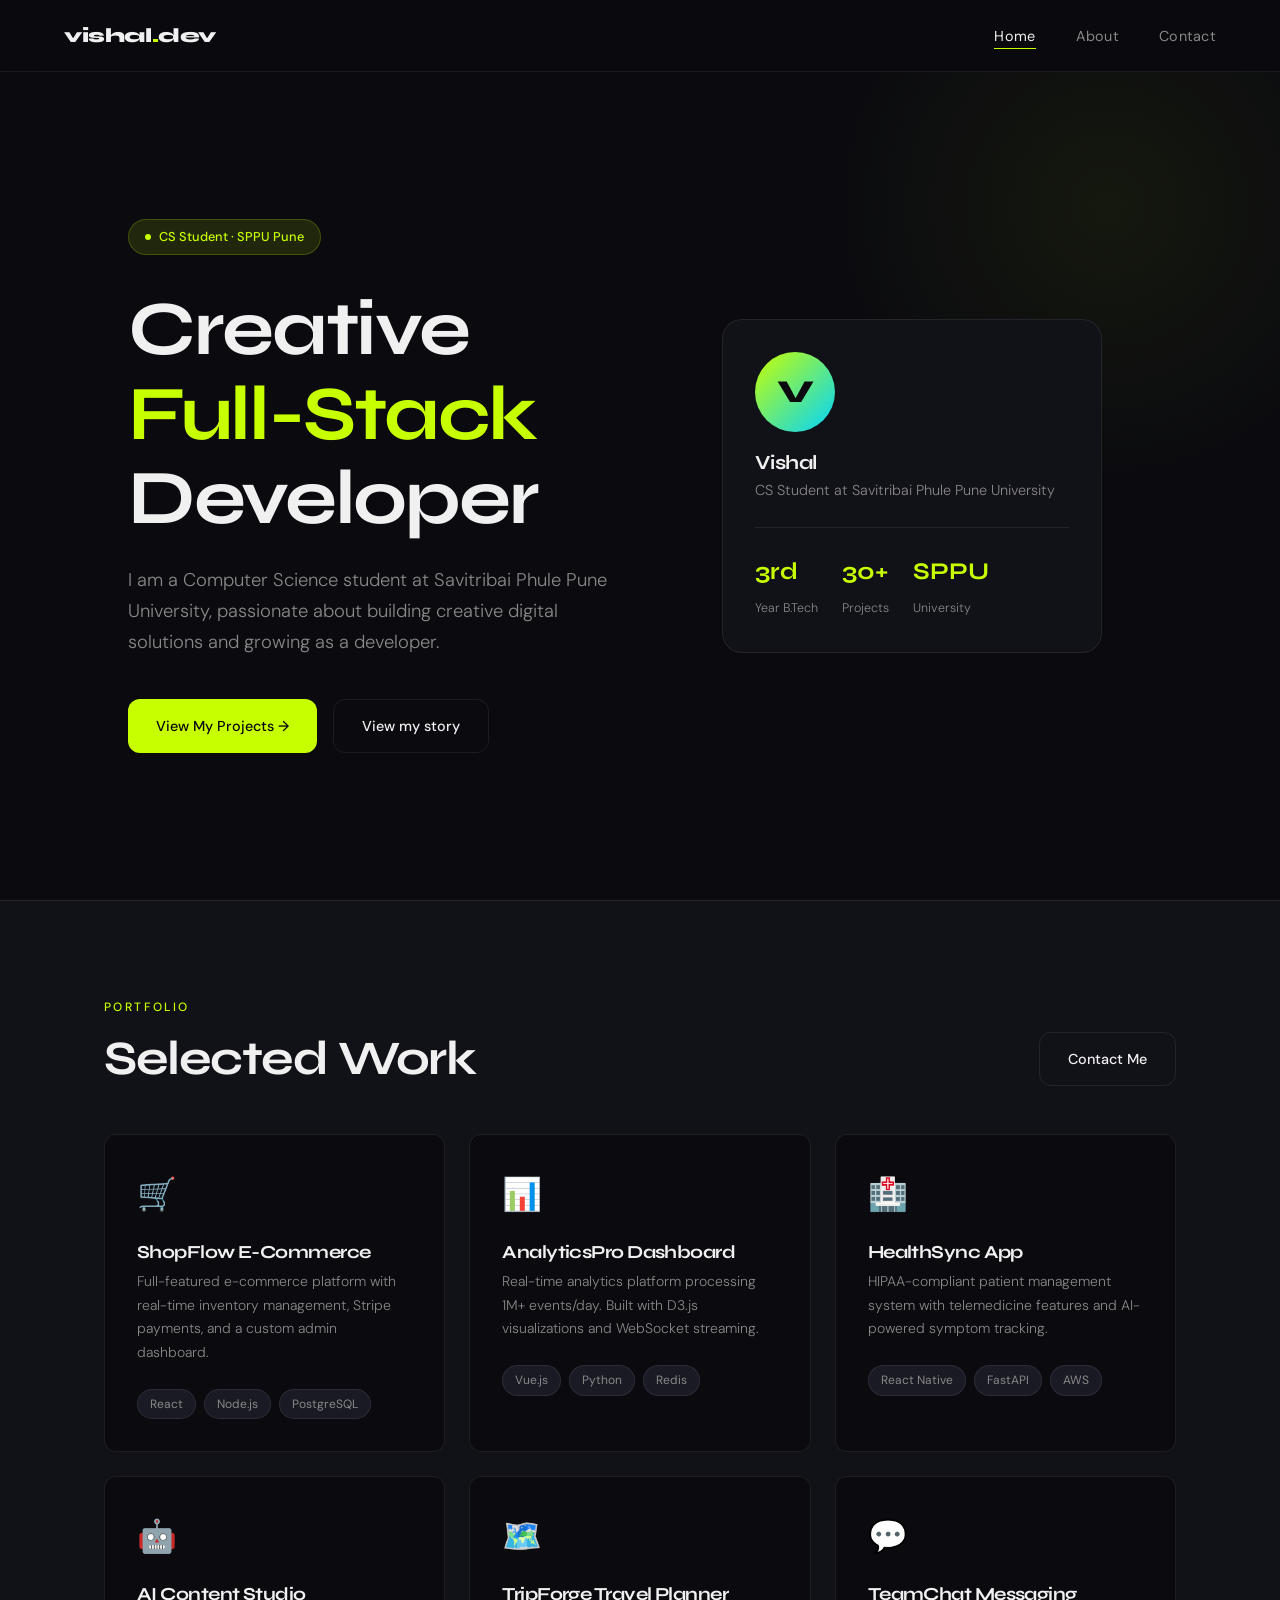
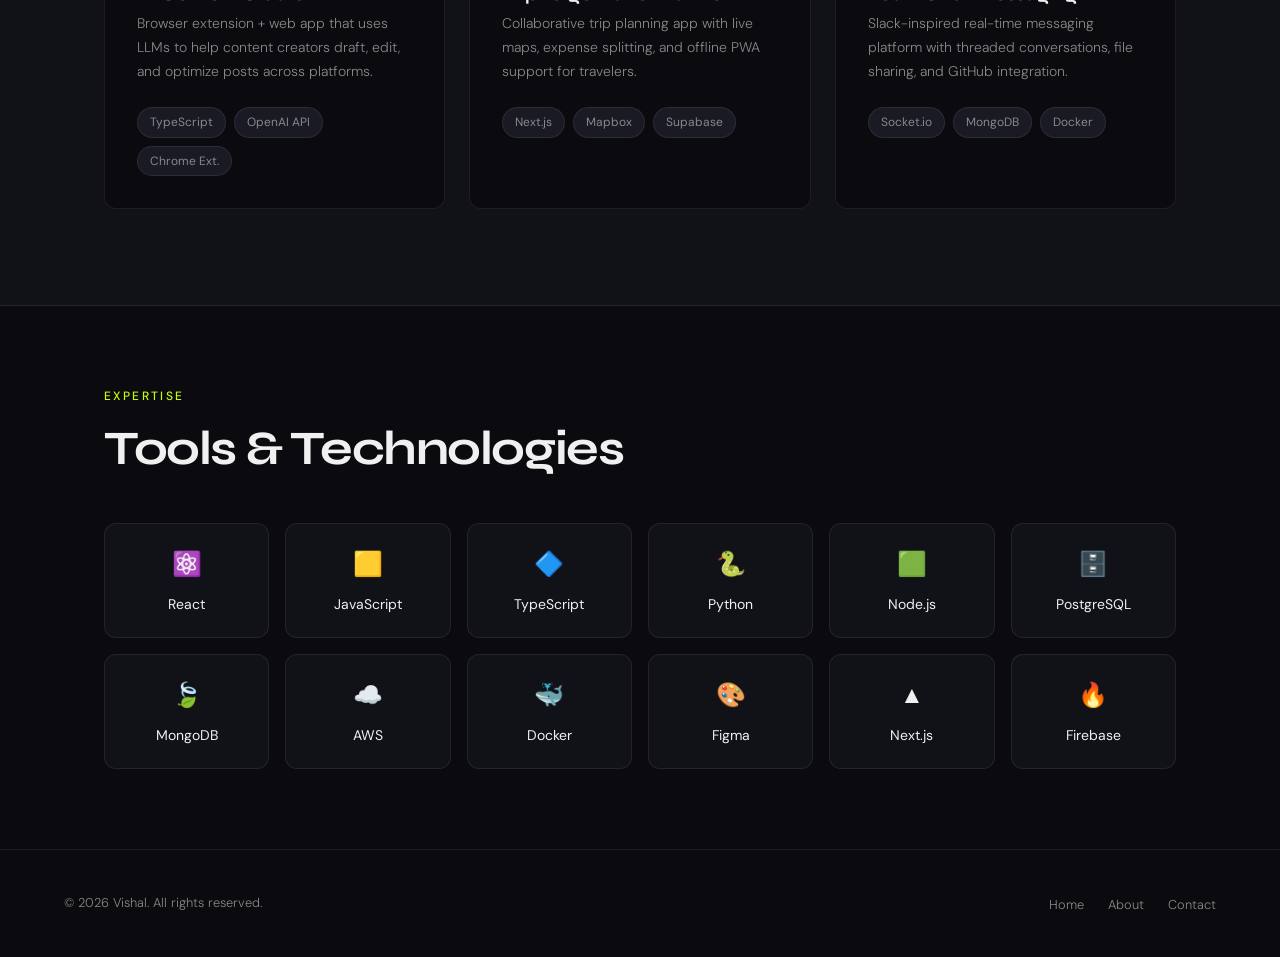
<file: index.html>
<!DOCTYPE html>
<html lang="en">
<head>
  <meta charset="UTF-8" />
  <meta name="viewport" content="width=device-width, initial-scale=1.0" />
  <title>Vishal — Portfolio</title>
  <link rel="stylesheet" href="styles/main.css" />
</head>
<body>

  <!-- NAVIGATION -->
  <nav>
    <a href="index.html" class="nav-logo">vishal<span>.</span>dev</a>
    <ul class="nav-links">
      <li><a href="index.html" class="active">Home</a></li>
      <li><a href="about.html">About</a></li>
      <li><a href="contact.html">Contact</a></li>
    </ul>
    <button class="hamburger" id="hamburger" aria-label="Toggle menu">
      <span></span>
      <span></span>
      <span></span>
    </button>
  </nav>

  <!-- MOBILE NAV -->
  <ul class="mobile-nav" id="mobileNav">
    <li><a href="index.html" onclick="closeMenu()">Home</a></li>
    <li><a href="about.html" onclick="closeMenu()">About</a></li>
    <li><a href="contact.html" onclick="closeMenu()">Contact</a></li>
  </ul>

  <main>

    <!-- HERO -->
    <section class="hero">
      <div class="container">
        <div class="hero-grid">

          <div class="hero-content">
            <div class="hero-badge">CS Student · SPPU Pune</div>
            <h1>
              Creative<br/>
              <em>Full-Stack</em><br/>
              Developer
            </h1>
            <p class="hero-subtitle">
              I am a Computer Science student at Savitribai Phule Pune University, passionate about building creative digital solutions and growing as a developer.
            </p>
            <div class="hero-actions">
              <a href="contact.html" class="btn btn-primary">View My Projects →</a>
              <a href="about.html" class="btn btn-ghost">View my story</a>
            </div>
          </div>

          <div class="hero-visual">
            <div class="hero-card">
              <div class="hero-avatar">V</div>
              <h3>Vishal</h3>
              <p>CS Student at Savitribai Phule Pune University</p>
              <div class="hero-stats">
                <div class="stat-item">
                  <strong>3rd</strong>
                  <span>Year B.Tech</span>
                </div>
                <div class="stat-item">
                  <strong>30+</strong>
                  <span>Projects</span>
                </div>
                <div class="stat-item">
                  <strong>SPPU</strong>
                  <span>University</span>
                </div>
              </div>
            </div>
          </div>

        </div>
      </div>
    </section>

    <!-- PROJECTS -->
    <section class="projects-section">
      <div class="container">
        <div class="section-header">
          <div>
            <p class="section-label">Portfolio</p>
            <h2>Selected Work</h2>
          </div>
          <a href="contact.html" class="btn btn-ghost">Contact Me</a>
        </div>

        <div class="projects">
          <div class="project-card">
            <span class="project-icon">🛒</span>
            <h3>ShopFlow E-Commerce</h3>
            <p>Full-featured e-commerce platform with real-time inventory management, Stripe payments, and a custom admin dashboard.</p>
            <div class="project-tags">
              <span class="tag">React</span>
              <span class="tag">Node.js</span>
              <span class="tag">PostgreSQL</span>
            </div>
          </div>

          <div class="project-card">
            <span class="project-icon">📊</span>
            <h3>AnalyticsPro Dashboard</h3>
            <p>Real-time analytics platform processing 1M+ events/day. Built with D3.js visualizations and WebSocket streaming.</p>
            <div class="project-tags">
              <span class="tag">Vue.js</span>
              <span class="tag">Python</span>
              <span class="tag">Redis</span>
            </div>
          </div>

          <div class="project-card">
            <span class="project-icon">🏥</span>
            <h3>HealthSync App</h3>
            <p>HIPAA-compliant patient management system with telemedicine features and AI-powered symptom tracking.</p>
            <div class="project-tags">
              <span class="tag">React Native</span>
              <span class="tag">FastAPI</span>
              <span class="tag">AWS</span>
            </div>
          </div>

          <div class="project-card">
            <span class="project-icon">🤖</span>
            <h3>AI Content Studio</h3>
            <p>Browser extension + web app that uses LLMs to help content creators draft, edit, and optimize posts across platforms.</p>
            <div class="project-tags">
              <span class="tag">TypeScript</span>
              <span class="tag">OpenAI API</span>
              <span class="tag">Chrome Ext.</span>
            </div>
          </div>

          <div class="project-card">
            <span class="project-icon">🗺️</span>
            <h3>TripForge Travel Planner</h3>
            <p>Collaborative trip planning app with live maps, expense splitting, and offline PWA support for travelers.</p>
            <div class="project-tags">
              <span class="tag">Next.js</span>
              <span class="tag">Mapbox</span>
              <span class="tag">Supabase</span>
            </div>
          </div>

          <div class="project-card">
            <span class="project-icon">💬</span>
            <h3>TeamChat Messaging</h3>
            <p>Slack-inspired real-time messaging platform with threaded conversations, file sharing, and GitHub integration.</p>
            <div class="project-tags">
              <span class="tag">Socket.io</span>
              <span class="tag">MongoDB</span>
              <span class="tag">Docker</span>
            </div>
          </div>
        </div>

      </div>
    </section>

    <!-- SKILLS -->
    <section class="skills-section">
      <div class="container">
        <p class="section-label">Expertise</p>
        <h2>Tools & Technologies</h2>

        <div class="skills-grid">
          <div class="skill-chip"><span>⚛️</span>React</div>
          <div class="skill-chip"><span>🟨</span>JavaScript</div>
          <div class="skill-chip"><span>🔷</span>TypeScript</div>
          <div class="skill-chip"><span>🐍</span>Python</div>
          <div class="skill-chip"><span>🟩</span>Node.js</div>
          <div class="skill-chip"><span>🗄️</span>PostgreSQL</div>
          <div class="skill-chip"><span>🍃</span>MongoDB</div>
          <div class="skill-chip"><span>☁️</span>AWS</div>
          <div class="skill-chip"><span>🐳</span>Docker</div>
          <div class="skill-chip"><span>🎨</span>Figma</div>
          <div class="skill-chip"><span>▲</span>Next.js</div>
          <div class="skill-chip"><span>🔥</span>Firebase</div>
        </div>
      </div>
    </section>

  </main>

  <!-- FOOTER -->
  <footer>
    <p>© 2026 Vishal. All rights reserved.</p>
    <ul class="footer-links">
      <li><a href="index.html">Home</a></li>
      <li><a href="about.html">About</a></li>
      <li><a href="contact.html">Contact</a></li>
    </ul>
  </footer>

  <script>
    const hamburger = document.getElementById('hamburger');
    const mobileNav = document.getElementById('mobileNav');

    hamburger.addEventListener('click', () => {
      hamburger.classList.toggle('open');
      mobileNav.classList.toggle('open');
      document.body.style.overflow = mobileNav.classList.contains('open') ? 'hidden' : '';
    });

    function closeMenu() {
      hamburger.classList.remove('open');
      mobileNav.classList.remove('open');
      document.body.style.overflow = '';
    }
  </script>

</body>
</html>
</file>
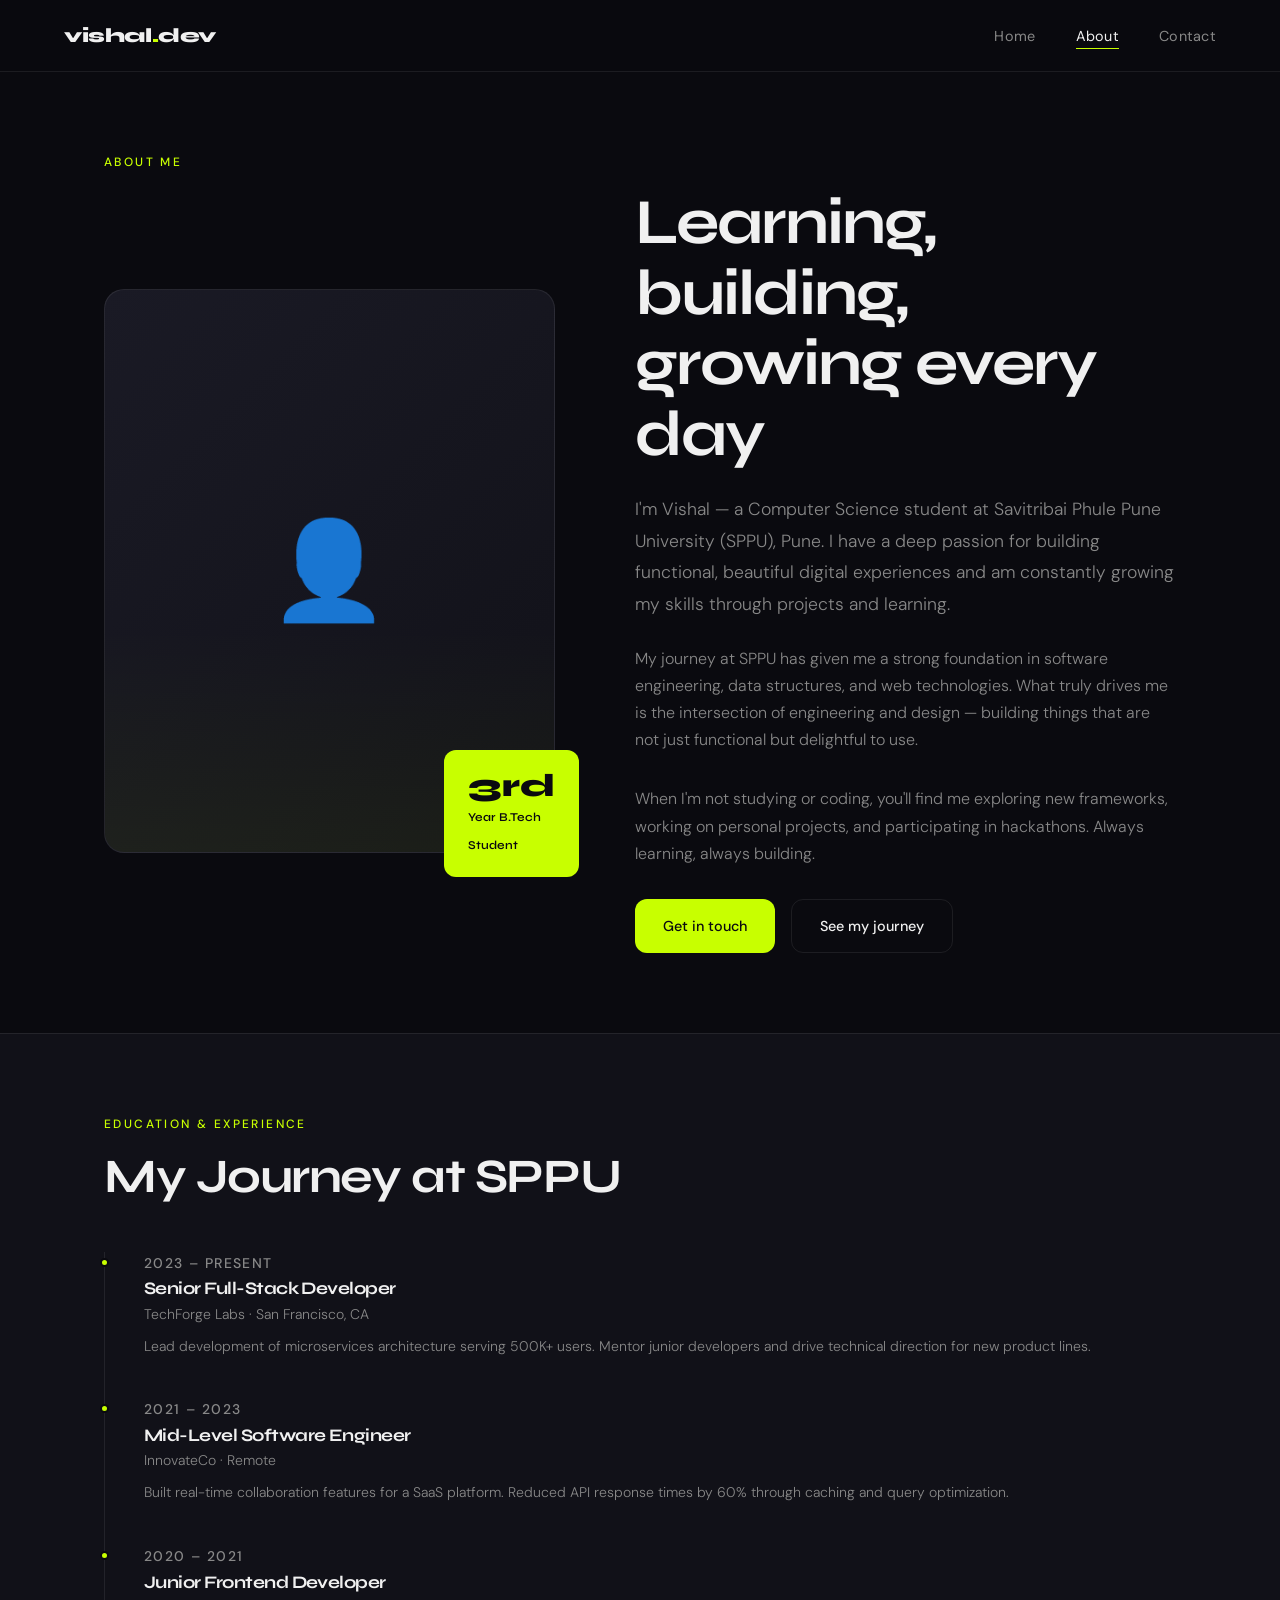
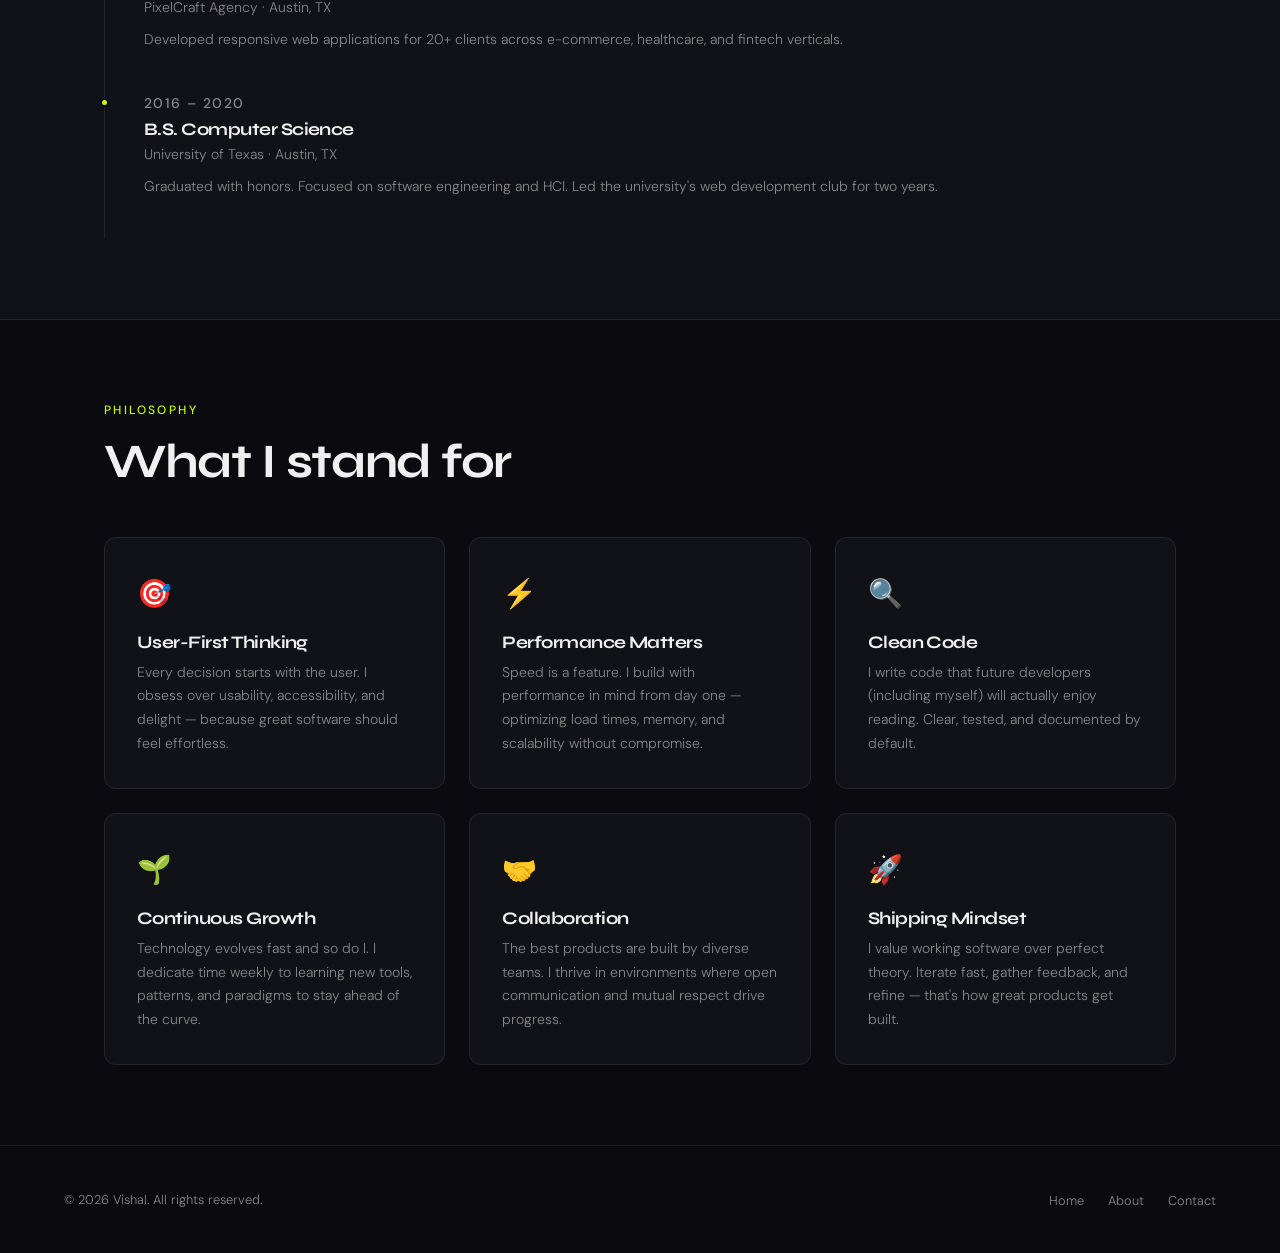
<file: about.html>
<!DOCTYPE html>
<html lang="en">
<head>
  <meta charset="UTF-8" />
  <meta name="viewport" content="width=device-width, initial-scale=1.0" />
  <title>About — Vishal</title>
  <link rel="stylesheet" href="styles/main.css" />
</head>
<body>

  <!-- NAVIGATION -->
  <nav>
    <a href="index.html" class="nav-logo">vishal<span>.</span>dev</a>
    <ul class="nav-links">
      <li><a href="index.html">Home</a></li>
      <li><a href="about.html" class="active">About</a></li>
      <li><a href="contact.html">Contact</a></li>
    </ul>
    <button class="hamburger" id="hamburger" aria-label="Toggle menu">
      <span></span>
      <span></span>
      <span></span>
    </button>
  </nav>

  <!-- MOBILE NAV -->
  <ul class="mobile-nav" id="mobileNav">
    <li><a href="index.html" onclick="closeMenu()">Home</a></li>
    <li><a href="about.html" onclick="closeMenu()">About</a></li>
    <li><a href="contact.html" onclick="closeMenu()">Contact</a></li>
  </ul>

  <main>

    <!-- ABOUT HERO -->
    <section class="about-hero">
      <div class="container">
        <p class="section-label">About Me</p>
        <div class="about-grid">

          <div class="about-photo-wrap">
            <div class="about-photo">👤</div>
            <div class="about-accent-box">
              <strong>3rd</strong>
              <span>Year B.Tech<br/>Student</span>
            </div>
          </div>

          <div class="about-content">
            <h1>Learning, building,<br/>growing every day</h1>
            <p class="lead">
              I'm Vishal — a Computer Science student at Savitribai Phule Pune University (SPPU), Pune. I have a deep passion for building functional, beautiful digital experiences and am constantly growing my skills through projects and learning.
            </p>
            <p>
              My journey at SPPU has given me a strong foundation in software engineering, data structures, and web technologies. What truly drives me is the intersection of engineering and design — building things that are not just functional but delightful to use.
            </p>
            <p>
              When I'm not studying or coding, you'll find me exploring new frameworks, working on personal projects, and participating in hackathons. Always learning, always building.
            </p>
            <div style="display: flex; gap: 1rem; flex-wrap: wrap;">
              <a href="contact.html" class="btn btn-primary">Get in touch</a>
              <a href="#experience" class="btn btn-ghost">See my journey</a>
            </div>
          </div>

        </div>
      </div>
    </section>

    <!-- EXPERIENCE TIMELINE -->
    <section class="timeline-section" id="experience">
      <div class="container">
        <p class="section-label">Education & Experience</p>
        <h2>My Journey at SPPU</h2>

        <div class="timeline">
          <div class="timeline-item">
            <p class="timeline-year">2023 – Present</p>
            <h3>Senior Full-Stack Developer</h3>
            <p class="company">TechForge Labs · San Francisco, CA</p>
            <p>Lead development of microservices architecture serving 500K+ users. Mentor junior developers and drive technical direction for new product lines.</p>
          </div>

          <div class="timeline-item">
            <p class="timeline-year">2021 – 2023</p>
            <h3>Mid-Level Software Engineer</h3>
            <p class="company">InnovateCo · Remote</p>
            <p>Built real-time collaboration features for a SaaS platform. Reduced API response times by 60% through caching and query optimization.</p>
          </div>

          <div class="timeline-item">
            <p class="timeline-year">2020 – 2021</p>
            <h3>Junior Frontend Developer</h3>
            <p class="company">PixelCraft Agency · Austin, TX</p>
            <p>Developed responsive web applications for 20+ clients across e-commerce, healthcare, and fintech verticals.</p>
          </div>

          <div class="timeline-item">
            <p class="timeline-year">2016 – 2020</p>
            <h3>B.S. Computer Science</h3>
            <p class="company">University of Texas · Austin, TX</p>
            <p>Graduated with honors. Focused on software engineering and HCI. Led the university's web development club for two years.</p>
          </div>
        </div>

      </div>
    </section>

    <!-- VALUES -->
    <section class="values-section">
      <div class="container">
        <p class="section-label">Philosophy</p>
        <h2>What I stand for</h2>

        <div class="values-grid">
          <div class="value-card">
            <span class="value-icon">🎯</span>
            <h3>User-First Thinking</h3>
            <p>Every decision starts with the user. I obsess over usability, accessibility, and delight — because great software should feel effortless.</p>
          </div>

          <div class="value-card">
            <span class="value-icon">⚡</span>
            <h3>Performance Matters</h3>
            <p>Speed is a feature. I build with performance in mind from day one — optimizing load times, memory, and scalability without compromise.</p>
          </div>

          <div class="value-card">
            <span class="value-icon">🔍</span>
            <h3>Clean Code</h3>
            <p>I write code that future developers (including myself) will actually enjoy reading. Clear, tested, and documented by default.</p>
          </div>

          <div class="value-card">
            <span class="value-icon">🌱</span>
            <h3>Continuous Growth</h3>
            <p>Technology evolves fast and so do I. I dedicate time weekly to learning new tools, patterns, and paradigms to stay ahead of the curve.</p>
          </div>

          <div class="value-card">
            <span class="value-icon">🤝</span>
            <h3>Collaboration</h3>
            <p>The best products are built by diverse teams. I thrive in environments where open communication and mutual respect drive progress.</p>
          </div>

          <div class="value-card">
            <span class="value-icon">🚀</span>
            <h3>Shipping Mindset</h3>
            <p>I value working software over perfect theory. Iterate fast, gather feedback, and refine — that's how great products get built.</p>
          </div>
        </div>

      </div>
    </section>

  </main>

  <footer>
    <p>© 2026 Vishal. All rights reserved.</p>
    <ul class="footer-links">
      <li><a href="index.html">Home</a></li>
      <li><a href="about.html">About</a></li>
      <li><a href="contact.html">Contact</a></li>
    </ul>
  </footer>

  <script>
    const hamburger = document.getElementById('hamburger');
    const mobileNav = document.getElementById('mobileNav');

    hamburger.addEventListener('click', () => {
      hamburger.classList.toggle('open');
      mobileNav.classList.toggle('open');
      document.body.style.overflow = mobileNav.classList.contains('open') ? 'hidden' : '';
    });

    function closeMenu() {
      hamburger.classList.remove('open');
      mobileNav.classList.remove('open');
      document.body.style.overflow = '';
    }
  </script>

</body>
</html>
</file>
<file: styles/main.css>
/* =============================================
   PORTFOLIO - Global Styles
   ============================================= */

@import url('https://fonts.googleapis.com/css2?family=Syne:wght@400;600;700;800&family=DM+Sans:ital,wght@0,300;0,400;0,500;1,300&display=swap');

:root {
  --bg: #0a0a0f;
  --surface: #111118;
  --surface-2: #1a1a25;
  --accent: #c8ff00;
  --accent-dim: rgba(200, 255, 0, 0.12);
  --text: #f0f0f0;
  --text-muted: #888;
  --border: rgba(255, 255, 255, 0.08);
  --nav-height: 72px;
  --radius: 12px;
  --transition: 0.3s cubic-bezier(0.4, 0, 0.2, 1);
}

*, *::before, *::after {
  box-sizing: border-box;
  margin: 0;
  padding: 0;
}

html {
  scroll-behavior: smooth;
}

body {
  background: var(--bg);
  color: var(--text);
  font-family: 'DM Sans', sans-serif;
  font-weight: 300;
  line-height: 1.7;
  min-height: 100vh;
  overflow-x: hidden;
}

/* =============================================
   NAVIGATION
   ============================================= */

nav {
  position: fixed;
  top: 0;
  left: 0;
  right: 0;
  height: var(--nav-height);
  z-index: 100;
  display: flex;
  align-items: center;
  padding: 0 clamp(1.5rem, 5vw, 4rem);
  background: rgba(10, 10, 15, 0.85);
  backdrop-filter: blur(20px);
  border-bottom: 1px solid var(--border);
}

.nav-logo {
  font-family: 'Syne', sans-serif;
  font-weight: 800;
  font-size: 1.25rem;
  color: var(--text);
  text-decoration: none;
  letter-spacing: -0.02em;
  flex-shrink: 0;
}

.nav-logo span {
  color: var(--accent);
}

.nav-links {
  display: flex;
  list-style: none;
  gap: 2.5rem;
  margin-left: auto;
  align-items: center;
}

.nav-links a {
  color: var(--text-muted);
  text-decoration: none;
  font-size: 0.9rem;
  font-weight: 400;
  letter-spacing: 0.02em;
  transition: color var(--transition);
  position: relative;
}

.nav-links a::after {
  content: '';
  position: absolute;
  bottom: -4px;
  left: 0;
  right: 0;
  height: 1px;
  background: var(--accent);
  transform: scaleX(0);
  transition: transform var(--transition);
}

.nav-links a:hover,
.nav-links a.active {
  color: var(--text);
}

.nav-links a:hover::after,
.nav-links a.active::after {
  transform: scaleX(1);
}

/* Hamburger */
.hamburger {
  display: none;
  flex-direction: column;
  gap: 5px;
  cursor: pointer;
  margin-left: auto;
  padding: 8px;
  background: none;
  border: none;
}

.hamburger span {
  display: block;
  width: 24px;
  height: 2px;
  background: var(--text);
  transition: var(--transition);
}

.hamburger.open span:nth-child(1) {
  transform: translateY(7px) rotate(45deg);
}
.hamburger.open span:nth-child(2) {
  opacity: 0;
}
.hamburger.open span:nth-child(3) {
  transform: translateY(-7px) rotate(-45deg);
}

/* Mobile nav */
.mobile-nav {
  display: none;
  position: fixed;
  top: var(--nav-height);
  left: 0;
  right: 0;
  bottom: 0;
  background: rgba(10, 10, 15, 0.97);
  backdrop-filter: blur(20px);
  z-index: 99;
  flex-direction: column;
  justify-content: center;
  align-items: center;
  gap: 2rem;
  list-style: none;
  animation: fadeIn 0.2s ease;
}

.mobile-nav.open {
  display: flex;
}

.mobile-nav a {
  font-family: 'Syne', sans-serif;
  font-size: 2.5rem;
  font-weight: 700;
  color: var(--text);
  text-decoration: none;
  transition: color var(--transition);
}

.mobile-nav a:hover {
  color: var(--accent);
}

@keyframes fadeIn {
  from { opacity: 0; }
  to { opacity: 1; }
}

/* =============================================
   LAYOUT
   ============================================= */

main {
  padding-top: var(--nav-height);
  min-height: 100vh;
}

.container {
  max-width: 1200px;
  margin: 0 auto;
  padding: 0 clamp(1.5rem, 5vw, 4rem);
}

section {
  padding: 6rem 0;
}

/* =============================================
   TYPOGRAPHY
   ============================================= */

h1, h2, h3, h4 {
  font-family: 'Syne', sans-serif;
  font-weight: 700;
  line-height: 1.1;
  letter-spacing: -0.03em;
}

.section-label {
  font-size: 0.75rem;
  font-weight: 500;
  letter-spacing: 0.2em;
  text-transform: uppercase;
  color: var(--accent);
  margin-bottom: 1rem;
}

/* =============================================
   BUTTONS
   ============================================= */

.btn {
  display: inline-flex;
  align-items: center;
  gap: 0.5rem;
  padding: 0.875rem 1.75rem;
  border-radius: var(--radius);
  font-family: 'DM Sans', sans-serif;
  font-size: 0.9rem;
  font-weight: 500;
  text-decoration: none;
  cursor: pointer;
  transition: all var(--transition);
  border: none;
}

.btn-primary {
  background: var(--accent);
  color: var(--bg);
}

.btn-primary:hover {
  background: #d4ff20;
  transform: translateY(-2px);
  box-shadow: 0 8px 25px rgba(200, 255, 0, 0.3);
}

.btn-ghost {
  background: transparent;
  color: var(--text);
  border: 1px solid var(--border);
}

.btn-ghost:hover {
  border-color: var(--accent);
  color: var(--accent);
  transform: translateY(-2px);
}

/* =============================================
   HOME PAGE
   ============================================= */

.hero {
  min-height: calc(100vh - var(--nav-height));
  display: flex;
  align-items: center;
  position: relative;
  overflow: hidden;
}

.hero::before {
  content: '';
  position: absolute;
  top: -20%;
  right: -10%;
  width: 600px;
  height: 600px;
  background: radial-gradient(circle, rgba(200, 255, 0, 0.06) 0%, transparent 70%);
  pointer-events: none;
}

.hero-grid {
  display: grid;
  grid-template-columns: 1fr 1fr;
  gap: 4rem;
  align-items: center;
}

.hero-badge {
  display: inline-flex;
  align-items: center;
  gap: 0.5rem;
  background: var(--accent-dim);
  border: 1px solid rgba(200, 255, 0, 0.2);
  padding: 0.4rem 1rem;
  border-radius: 100px;
  font-size: 0.8rem;
  color: var(--accent);
  margin-bottom: 2rem;
  font-weight: 500;
}

.hero-badge::before {
  content: '';
  width: 6px;
  height: 6px;
  border-radius: 50%;
  background: var(--accent);
  animation: pulse 2s infinite;
}

@keyframes pulse {
  0%, 100% { opacity: 1; }
  50% { opacity: 0.4; }
}

.hero h1 {
  font-size: clamp(3rem, 6vw, 5.5rem);
  margin-bottom: 1.5rem;
  color: var(--text);
}

.hero h1 em {
  font-style: normal;
  color: var(--accent);
}

.hero-subtitle {
  font-size: 1.15rem;
  color: var(--text-muted);
  margin-bottom: 2.5rem;
  max-width: 480px;
}

.hero-actions {
  display: flex;
  gap: 1rem;
  flex-wrap: wrap;
}

.hero-visual {
  display: flex;
  justify-content: center;
  align-items: center;
}

.hero-card {
  background: var(--surface);
  border: 1px solid var(--border);
  border-radius: 20px;
  padding: 2rem;
  width: 100%;
  max-width: 380px;
  position: relative;
}

.hero-avatar {
  width: 80px;
  height: 80px;
  border-radius: 50%;
  background: linear-gradient(135deg, var(--accent), #00d4ff);
  margin-bottom: 1.25rem;
  display: flex;
  align-items: center;
  justify-content: center;
  font-family: 'Syne', sans-serif;
  font-size: 2rem;
  font-weight: 800;
  color: var(--bg);
}

.hero-card h3 {
  font-size: 1.25rem;
  margin-bottom: 0.25rem;
}

.hero-card p {
  color: var(--text-muted);
  font-size: 0.9rem;
  margin-bottom: 1.5rem;
}

.hero-stats {
  display: flex;
  gap: 1.5rem;
  padding-top: 1.5rem;
  border-top: 1px solid var(--border);
}

.stat-item strong {
  display: block;
  font-family: 'Syne', sans-serif;
  font-size: 1.5rem;
  font-weight: 700;
  color: var(--accent);
}

.stat-item span {
  font-size: 0.78rem;
  color: var(--text-muted);
}

/* Projects Grid */
.projects-section {
  background: var(--surface);
  border-top: 1px solid var(--border);
  border-bottom: 1px solid var(--border);
}

.section-header {
  display: flex;
  justify-content: space-between;
  align-items: flex-end;
  margin-bottom: 3rem;
  flex-wrap: wrap;
  gap: 1rem;
}

.section-header h2 {
  font-size: clamp(2rem, 4vw, 3rem);
}

.projects {
  display: grid;
  grid-template-columns: repeat(auto-fit, minmax(300px, 1fr));
  gap: 1.5rem;
}

.project-card {
  background: var(--bg);
  border: 1px solid var(--border);
  border-radius: var(--radius);
  padding: 2rem;
  transition: all var(--transition);
  cursor: pointer;
  position: relative;
  overflow: hidden;
}

.project-card::before {
  content: '';
  position: absolute;
  inset: 0;
  background: linear-gradient(135deg, var(--accent-dim), transparent);
  opacity: 0;
  transition: opacity var(--transition);
}

.project-card:hover {
  border-color: rgba(200, 255, 0, 0.3);
  transform: translateY(-4px);
  box-shadow: 0 20px 40px rgba(0, 0, 0, 0.4);
}

.project-card:hover::before {
  opacity: 1;
}

.project-icon {
  font-size: 2rem;
  margin-bottom: 1.25rem;
  display: block;
}

.project-card h3 {
  font-size: 1.15rem;
  margin-bottom: 0.5rem;
  position: relative;
}

.project-card p {
  color: var(--text-muted);
  font-size: 0.875rem;
  margin-bottom: 1.5rem;
  position: relative;
}

.project-tags {
  display: flex;
  gap: 0.5rem;
  flex-wrap: wrap;
  position: relative;
}

.tag {
  background: var(--surface-2);
  color: var(--text-muted);
  padding: 0.25rem 0.75rem;
  border-radius: 100px;
  font-size: 0.75rem;
  font-weight: 400;
  border: 1px solid var(--border);
}

/* Skills strip */
.skills-section {
  padding: 5rem 0;
}

.skills-section h2 {
  font-size: clamp(2rem, 4vw, 3rem);
  margin-bottom: 3rem;
}

.skills-grid {
  display: grid;
  grid-template-columns: repeat(auto-fit, minmax(140px, 1fr));
  gap: 1rem;
}

.skill-chip {
  background: var(--surface);
  border: 1px solid var(--border);
  border-radius: var(--radius);
  padding: 1.25rem 1rem;
  text-align: center;
  transition: all var(--transition);
  font-size: 0.875rem;
  font-weight: 400;
}

.skill-chip:hover {
  border-color: rgba(200, 255, 0, 0.3);
  background: var(--accent-dim);
  color: var(--accent);
}

.skill-chip span {
  display: block;
  font-size: 1.5rem;
  margin-bottom: 0.5rem;
}

/* =============================================
   ABOUT PAGE
   ============================================= */

.about-hero {
  padding: 5rem 0;
}

.about-grid {
  display: grid;
  grid-template-columns: 1fr 1.2fr;
  gap: 5rem;
  align-items: center;
}

.about-photo-wrap {
  position: relative;
}

.about-photo {
  width: 100%;
  aspect-ratio: 4/5;
  border-radius: 20px;
  background: linear-gradient(135deg, #1a1a25 0%, #111118 100%);
  border: 1px solid var(--border);
  display: flex;
  align-items: center;
  justify-content: center;
  font-size: 6rem;
  position: relative;
  overflow: hidden;
}

.about-photo::after {
  content: '';
  position: absolute;
  bottom: 0;
  left: 0;
  right: 0;
  height: 40%;
  background: linear-gradient(to top, rgba(200,255,0,0.05), transparent);
}

.about-accent-box {
  position: absolute;
  bottom: -1.5rem;
  right: -1.5rem;
  background: var(--accent);
  color: var(--bg);
  border-radius: var(--radius);
  padding: 1.25rem 1.5rem;
  font-family: 'Syne', sans-serif;
}

.about-accent-box strong {
  display: block;
  font-size: 2rem;
  font-weight: 800;
  line-height: 1;
}

.about-accent-box span {
  font-size: 0.75rem;
  font-weight: 600;
}

.about-content h1 {
  font-size: clamp(2.5rem, 5vw, 4rem);
  margin-bottom: 1.5rem;
}

.about-content .lead {
  font-size: 1.1rem;
  color: var(--text-muted);
  margin-bottom: 1.5rem;
  line-height: 1.8;
}

.about-content p {
  color: var(--text-muted);
  margin-bottom: 2rem;
}

/* Timeline */
.timeline-section {
  padding: 5rem 0;
  background: var(--surface);
  border-top: 1px solid var(--border);
  border-bottom: 1px solid var(--border);
}

.timeline-section h2 {
  font-size: clamp(2rem, 4vw, 3rem);
  margin-bottom: 3rem;
}

.timeline {
  display: flex;
  flex-direction: column;
  gap: 0;
  position: relative;
}

.timeline::before {
  content: '';
  position: absolute;
  left: 0;
  top: 0;
  bottom: 0;
  width: 1px;
  background: var(--border);
}

.timeline-item {
  padding-left: 2.5rem;
  padding-bottom: 2.5rem;
  position: relative;
}

.timeline-item::before {
  content: '';
  position: absolute;
  left: -4px;
  top: 6px;
  width: 9px;
  height: 9px;
  border-radius: 50%;
  background: var(--accent);
  border: 2px solid var(--bg);
}

.timeline-year {
  font-size: 0.75rem;
  font-weight: 500;
  letter-spacing: 0.1em;
  color: var(--accent);
  text-transform: uppercase;
  margin-bottom: 0.25rem;
}

.timeline-item h3 {
  font-size: 1.1rem;
  margin-bottom: 0.25rem;
}

.timeline-item .company {
  color: var(--text-muted);
  font-size: 0.875rem;
  margin-bottom: 0.5rem;
}

.timeline-item p {
  color: var(--text-muted);
  font-size: 0.875rem;
}

/* Values */
.values-section {
  padding: 5rem 0;
}

.values-section h2 {
  font-size: clamp(2rem, 4vw, 3rem);
  margin-bottom: 3rem;
}

.values-grid {
  display: grid;
  grid-template-columns: repeat(auto-fit, minmax(260px, 1fr));
  gap: 1.5rem;
}

.value-card {
  background: var(--surface);
  border: 1px solid var(--border);
  border-radius: var(--radius);
  padding: 2rem;
  transition: border-color var(--transition);
}

.value-card:hover {
  border-color: rgba(200, 255, 0, 0.3);
}

.value-icon {
  font-size: 1.75rem;
  margin-bottom: 1rem;
  display: block;
}

.value-card h3 {
  font-size: 1.1rem;
  margin-bottom: 0.5rem;
}

.value-card p {
  color: var(--text-muted);
  font-size: 0.875rem;
}

/* =============================================
   CONTACT PAGE
   ============================================= */

.contact-hero {
  padding: 5rem 0;
}

.contact-hero h1 {
  font-size: clamp(2.5rem, 6vw, 5rem);
  margin-bottom: 1rem;
}

.contact-hero .subtitle {
  color: var(--text-muted);
  font-size: 1.1rem;
  max-width: 540px;
}

.contact-layout {
  display: grid;
  grid-template-columns: 1fr 1.4fr;
  gap: 4rem;
  padding-bottom: 6rem;
}

.contact-info h2 {
  font-size: 1.5rem;
  margin-bottom: 1rem;
}

.contact-info p {
  color: var(--text-muted);
  margin-bottom: 2.5rem;
  font-size: 0.95rem;
}

.contact-channels {
  display: flex;
  flex-direction: column;
  gap: 1rem;
  margin-bottom: 2.5rem;
}

.channel-item {
  display: flex;
  align-items: center;
  gap: 1rem;
  background: var(--surface);
  border: 1px solid var(--border);
  border-radius: var(--radius);
  padding: 1rem 1.25rem;
  text-decoration: none;
  color: var(--text);
  transition: all var(--transition);
}

.channel-item:hover {
  border-color: rgba(200, 255, 0, 0.3);
  transform: translateX(4px);
}

.channel-icon {
  width: 40px;
  height: 40px;
  background: var(--accent-dim);
  border-radius: 8px;
  display: flex;
  align-items: center;
  justify-content: center;
  font-size: 1.1rem;
  flex-shrink: 0;
}

.channel-item strong {
  display: block;
  font-size: 0.875rem;
  font-weight: 500;
  margin-bottom: 0.1rem;
}

.channel-item span {
  display: block;
  font-size: 0.8rem;
  color: var(--text-muted);
}

/* Contact Form */
.contact-form-wrap {
  background: var(--surface);
  border: 1px solid var(--border);
  border-radius: 20px;
  padding: 2.5rem;
}

.contact-form-wrap h2 {
  font-size: 1.5rem;
  margin-bottom: 0.5rem;
}

.contact-form-wrap > p {
  color: var(--text-muted);
  font-size: 0.875rem;
  margin-bottom: 2rem;
}

.form-row {
  display: grid;
  grid-template-columns: 1fr 1fr;
  gap: 1rem;
  margin-bottom: 1rem;
}

.form-group {
  margin-bottom: 1rem;
}

.form-group label {
  display: block;
  font-size: 0.8rem;
  font-weight: 500;
  letter-spacing: 0.05em;
  text-transform: uppercase;
  color: var(--text-muted);
  margin-bottom: 0.5rem;
}

.form-group input,
.form-group select,
.form-group textarea {
  width: 100%;
  background: var(--bg);
  border: 1px solid var(--border);
  border-radius: 8px;
  padding: 0.875rem 1rem;
  color: var(--text);
  font-family: 'DM Sans', sans-serif;
  font-size: 0.9rem;
  font-weight: 300;
  transition: border-color var(--transition);
  outline: none;
  appearance: none;
}

.form-group input::placeholder,
.form-group textarea::placeholder {
  color: #555;
}

.form-group input:focus,
.form-group select:focus,
.form-group textarea:focus {
  border-color: rgba(200, 255, 0, 0.4);
}

.form-group textarea {
  resize: vertical;
  min-height: 120px;
}

.form-group select {
  cursor: pointer;
}

.form-group select option {
  background: var(--bg);
  color: var(--text);
}

.form-submit {
  width: 100%;
  justify-content: center;
  margin-top: 0.5rem;
}

.success-message {
  display: none;
  text-align: center;
  padding: 2rem;
  color: var(--accent);
}

.success-message .icon {
  font-size: 3rem;
  margin-bottom: 1rem;
  display: block;
}

.success-message h3 {
  font-size: 1.25rem;
  margin-bottom: 0.5rem;
}

.success-message p {
  color: var(--text-muted);
  font-size: 0.875rem;
}

/* =============================================
   FOOTER
   ============================================= */

footer {
  border-top: 1px solid var(--border);
  padding: 2.5rem clamp(1.5rem, 5vw, 4rem);
  display: flex;
  justify-content: space-between;
  align-items: center;
  flex-wrap: wrap;
  gap: 1rem;
}

footer p {
  color: var(--text-muted);
  font-size: 0.8rem;
}

.footer-links {
  display: flex;
  gap: 1.5rem;
  list-style: none;
}

.footer-links a {
  color: var(--text-muted);
  text-decoration: none;
  font-size: 0.8rem;
  transition: color var(--transition);
}

.footer-links a:hover {
  color: var(--accent);
}

/* =============================================
   RESPONSIVE
   ============================================= */

@media (max-width: 768px) {
  /* Nav */
  .nav-links {
    display: none;
  }

  .hamburger {
    display: flex;
  }

  /* Hero */
  .hero-grid {
    grid-template-columns: 1fr;
    gap: 3rem;
  }

  .hero-visual {
    order: -1;
  }

  .hero-card {
    max-width: 100%;
  }

  /* Projects */
  .projects {
    grid-template-columns: 1fr;
  }

  .section-header {
    flex-direction: column;
    align-items: flex-start;
  }

  /* About */
  .about-grid {
    grid-template-columns: 1fr;
    gap: 3rem;
  }

  .about-accent-box {
    bottom: -1rem;
    right: 1rem;
  }

  /* Contact */
  .contact-layout {
    grid-template-columns: 1fr;
    gap: 2.5rem;
  }

  .form-row {
    grid-template-columns: 1fr;
  }

  /* Footer */
  footer {
    flex-direction: column;
    text-align: center;
  }
}

@media (max-width: 480px) {
  .skills-grid {
    grid-template-columns: repeat(2, 1fr);
  }

  .hero-stats {
    flex-wrap: wrap;
    gap: 1rem;
  }

  .hero-actions {
    flex-direction: column;
  }

  .btn {
    justify-content: center;
  }
}

/* =============================================
   ANIMATIONS
   ============================================= */

@keyframes slideUp {
  from {
    opacity: 0;
    transform: translateY(30px);
  }
  to {
    opacity: 1;
    transform: translateY(0);
  }
}

.hero-badge, .hero h1, .hero-subtitle, .hero-actions {
  animation: slideUp 0.7s ease both;
}

.hero-badge { animation-delay: 0.1s; }
.hero h1 { animation-delay: 0.2s; }
.hero-subtitle { animation-delay: 0.3s; }
.hero-actions { animation-delay: 0.4s; }
.hero-visual { animation: slideUp 0.8s 0.3s ease both; }
</file>
